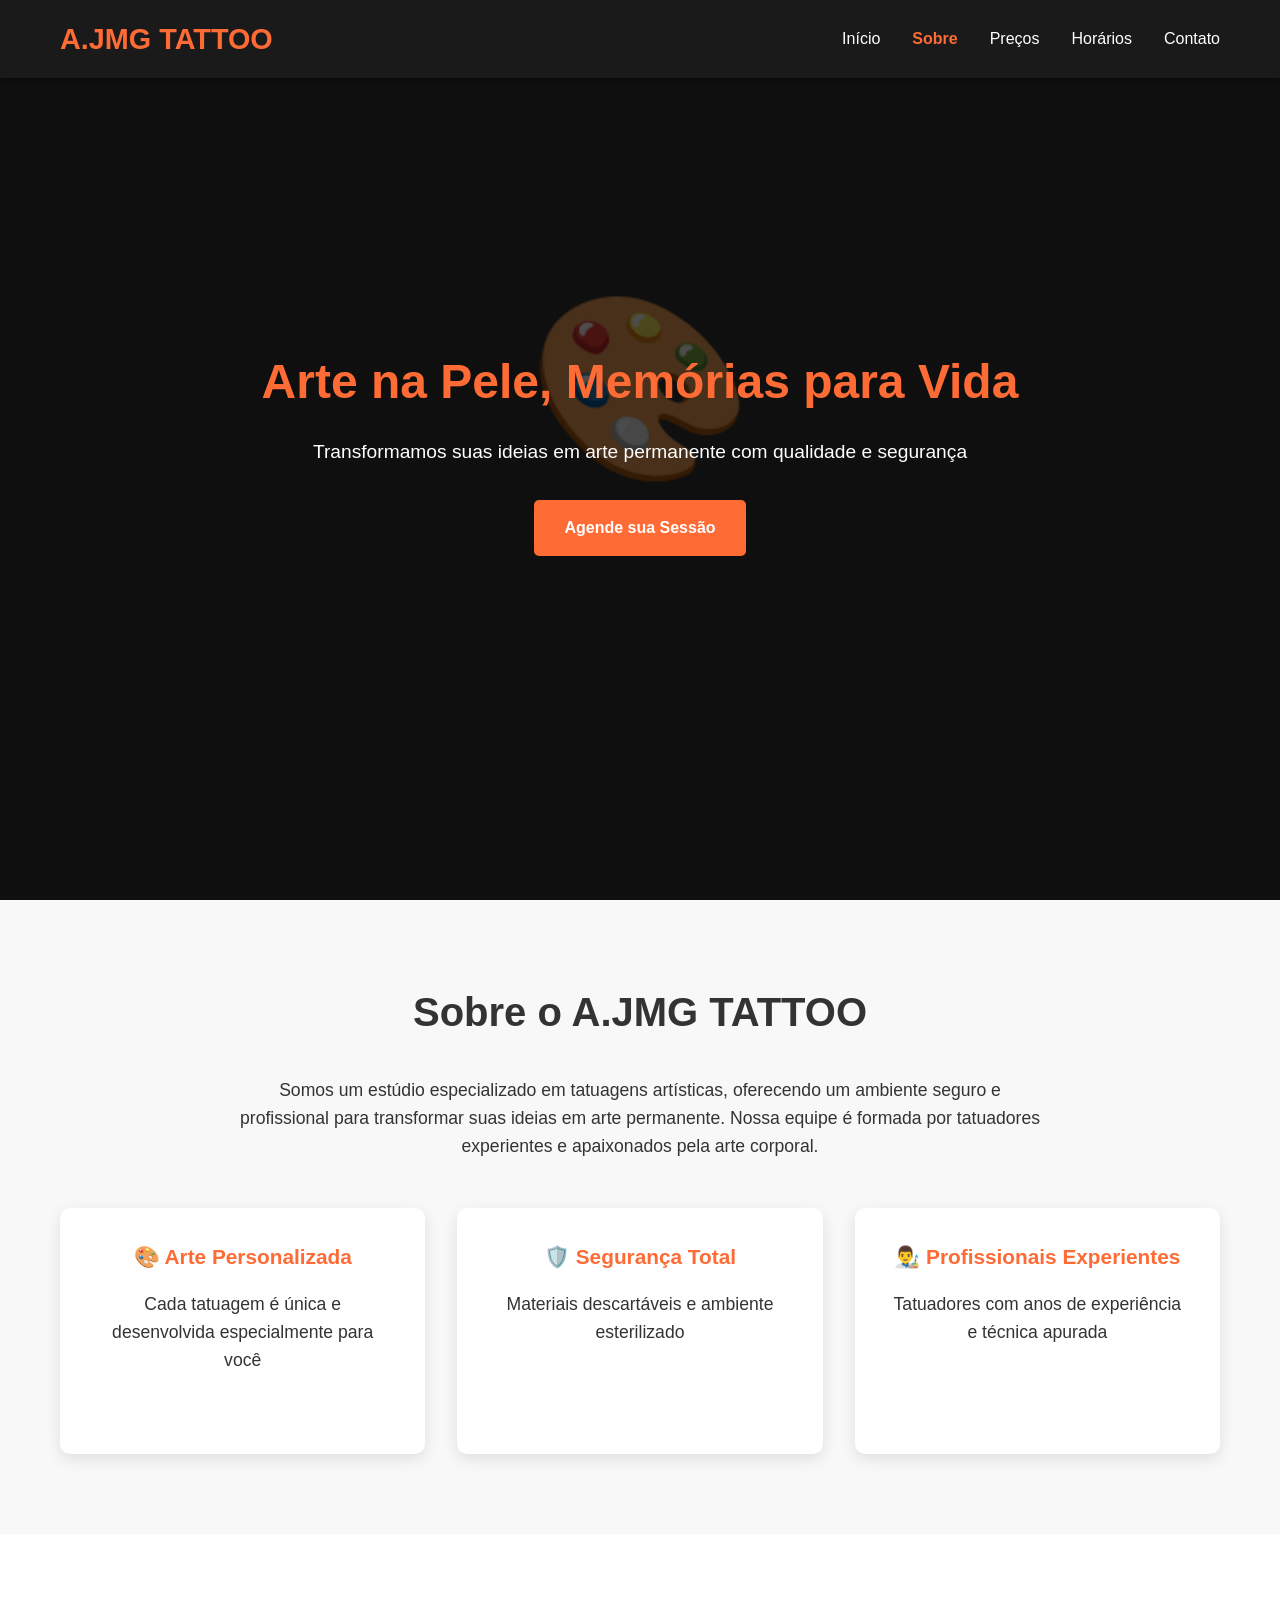
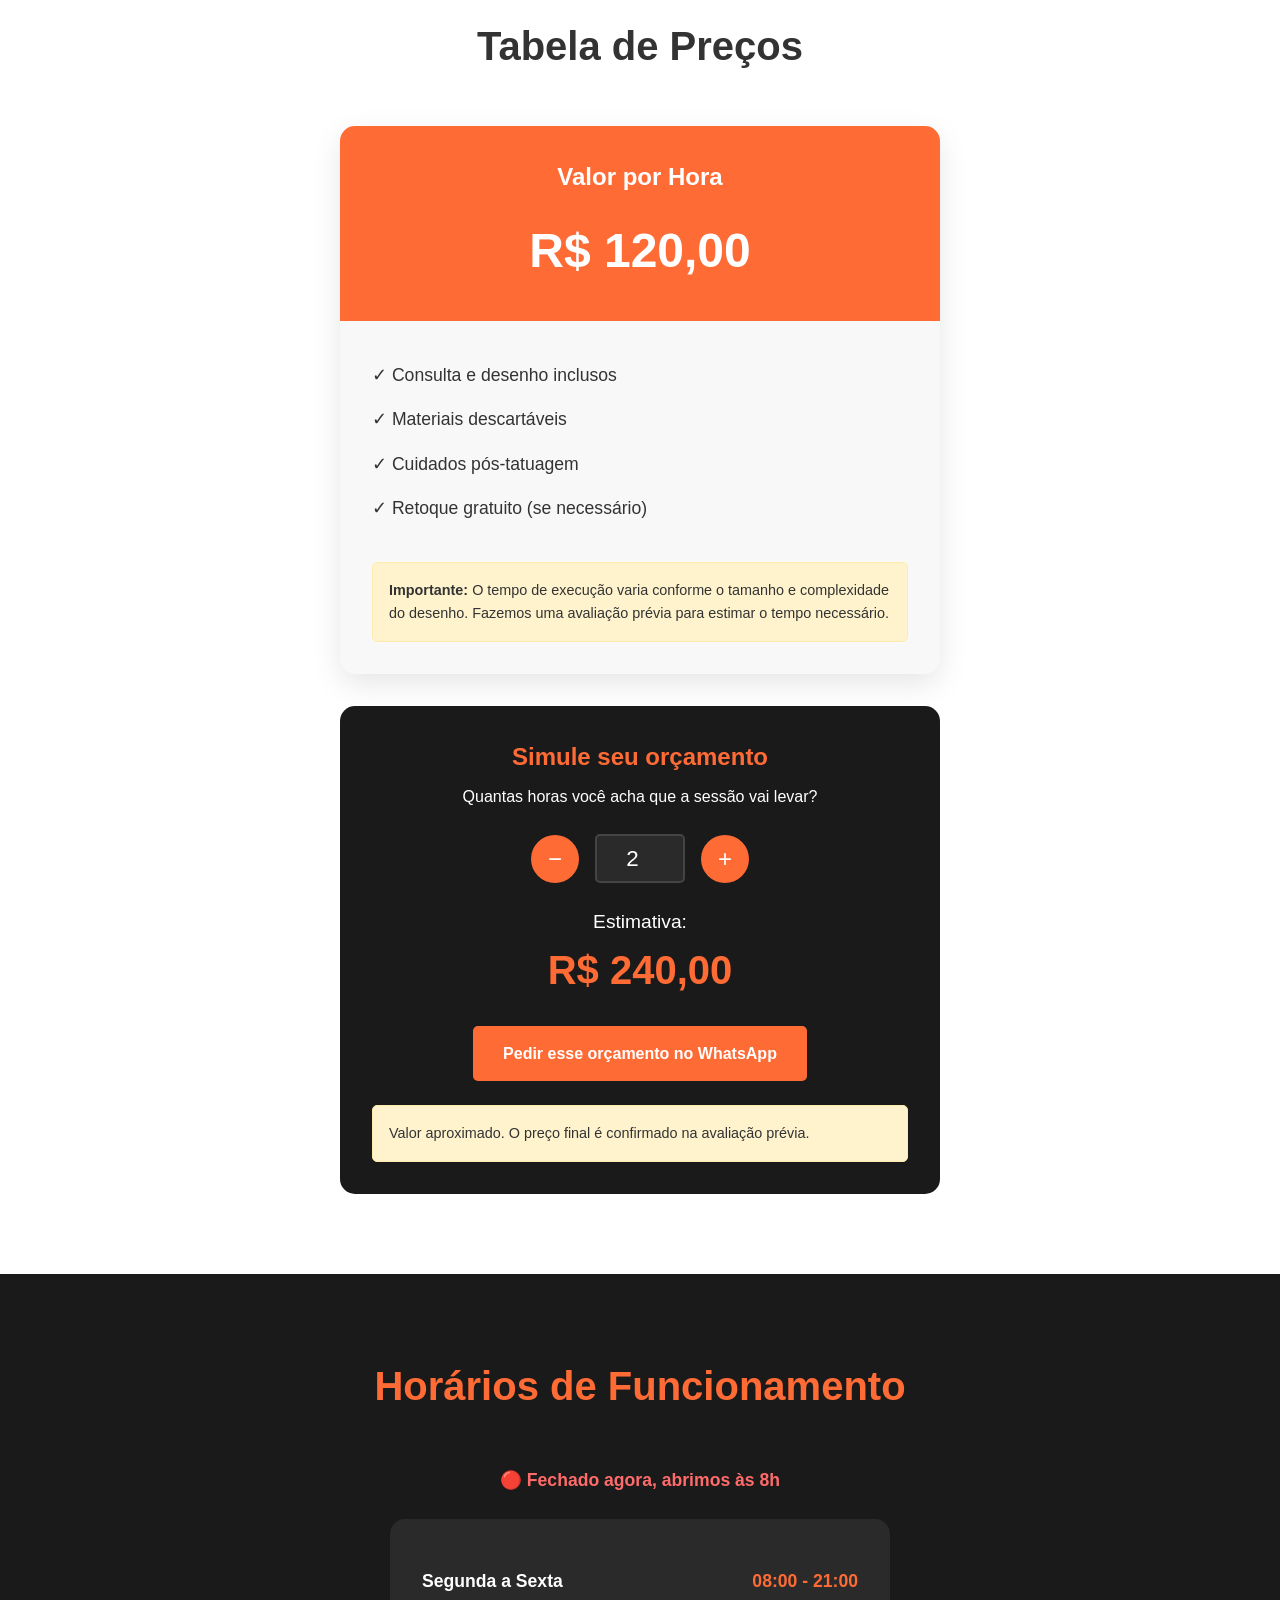
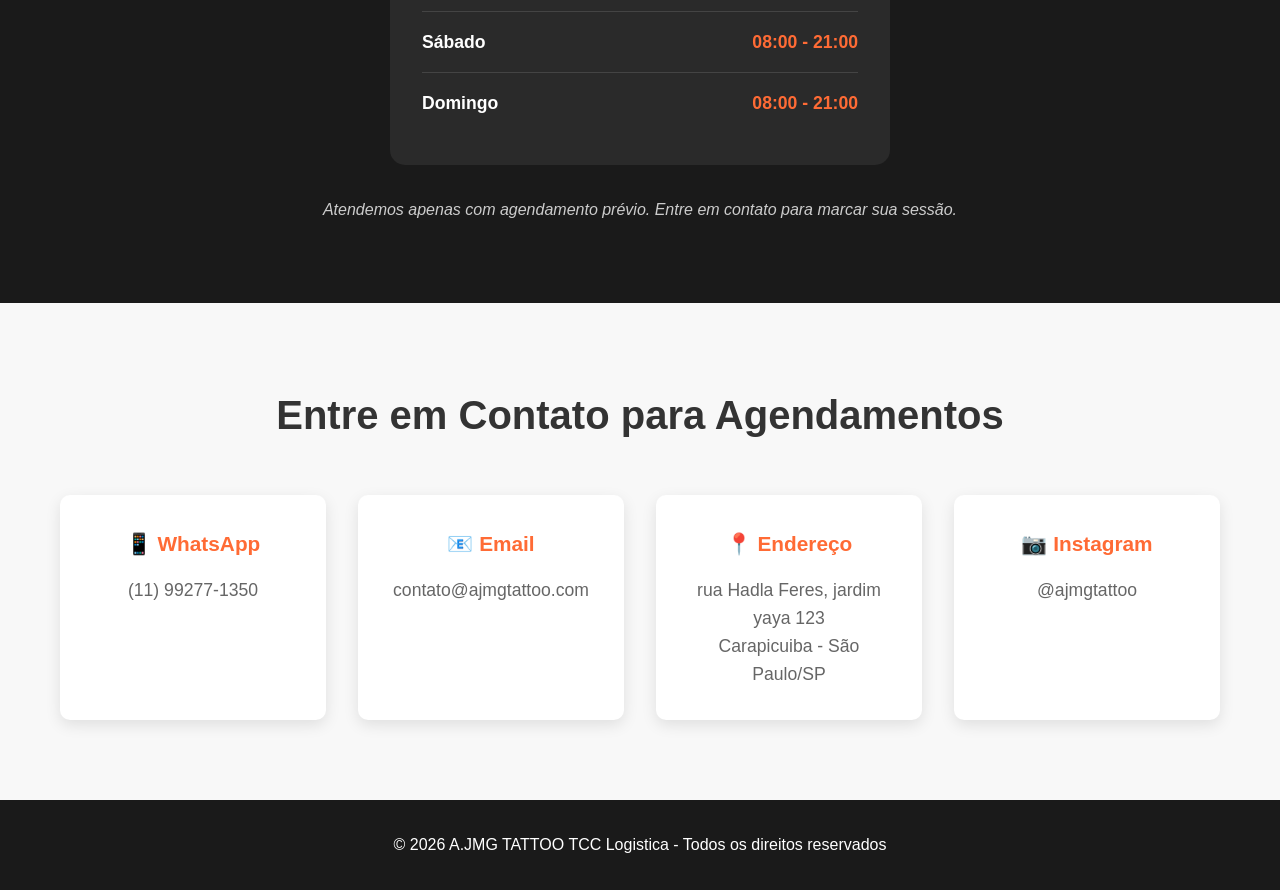
<file: index.html>
<!DOCTYPE html>
<html lang="pt-BR">
<head>
    <meta charset="UTF-8">
    <meta name="viewport" content="width=device-width, initial-scale=1.0">
    <title>A.JMG TATTOO - Estúdio de Tatuagem</title>
    <link rel="stylesheet" href="style-tattoo.css">
    <script src="script.js" defer></script>
</head>
<body>
    <header>
        <nav>
            <div class="logo">
                <h1>A.JMG TATTOO</h1>
            </div>
            <button class="menu-toggle" type="button" aria-label="Abrir menu" aria-expanded="false" aria-controls="menu">☰</button>
            <ul class="nav-menu" id="menu">
                <li><a href="#home">Início</a></li>
                <li><a href="#sobre">Sobre</a></li>
                <li><a href="#precos">Preços</a></li>
                <li><a href="#horarios">Horários</a></li>
                <li><a href="#contato">Contato</a></li>
            </ul>
        </nav>
    </header>

    <main>
        <section id="home" class="hero">
            <div class="hero-content">
                <h2>Arte na Pele, Memórias para Vida</h2>
                <p>Transformamos suas ideias em arte permanente com qualidade e segurança</p>
                <a href="#contato" class="cta-button">Agende sua Sessão</a>
            </div>
        </section>

        <section id="sobre" class="about">
            <div class="container">
                <h2>Sobre o A.JMG TATTOO</h2>
                <p>Somos um estúdio especializado em tatuagens artísticas, oferecendo um ambiente seguro e profissional para transformar suas ideias em arte permanente. Nossa equipe é formada por tatuadores experientes e apaixonados pela arte corporal.</p>
                
                <div class="features">
                    <div class="feature">
                        <h3>🎨 Arte Personalizada</h3>
                        <p>Cada tatuagem é única e desenvolvida especialmente para você</p>
                    </div>
                    <div class="feature">
                        <h3>🛡️ Segurança Total</h3>
                        <p>Materiais descartáveis e ambiente esterilizado</p>
                    </div>
                    <div class="feature">
                        <h3>👨‍🎨 Profissionais Experientes</h3>
                        <p>Tatuadores com anos de experiência e técnica apurada</p>
                    </div>
                </div>
            </div>
        </section>

        <section id="precos" class="pricing">
            <div class="container">
                <h2>Tabela de Preços</h2>
                <div class="price-card">
                    <div class="price-header">
                        <h3>Valor por Hora</h3>
                        <!-- data-valor: o JavaScript lê este número para calcular o orçamento -->
                        <div class="price" data-valor="120">R$ 120,00</div>
                    </div>
                    <div class="price-details">
                        <ul>
                            <li>✓ Consulta e desenho inclusos</li>
                            <li>✓ Materiais descartáveis</li>
                            <li>✓ Cuidados pós-tatuagem</li>
                            <li>✓ Retoque gratuito (se necessário)</li>
                        </ul>
                        <p class="price-note">
                            <strong>Importante:</strong> O tempo de execução varia conforme o tamanho e complexidade do desenho. 
                            Fazemos uma avaliação prévia para estimar o tempo necessário.
                        </p>
                    </div>
                </div>

                <div class="calculator">
                    <h3>Simule seu orçamento</h3>
                    <p>Quantas horas você acha que a sessão vai levar?</p>
                    <div class="calc-controls">
                        <button type="button" id="menos" aria-label="Diminuir meia hora">−</button>
                        <input type="number" id="horas" min="0.5" max="12" step="0.5" value="2" aria-label="Horas de sessão">
                        <button type="button" id="mais" aria-label="Aumentar meia hora">+</button>
                    </div>
                    <p class="calc-total">Estimativa: <strong id="total">R$ 240,00</strong></p>
                    <a id="calc-whatsapp" class="cta-button" href="#contato" target="_blank">Pedir esse orçamento no WhatsApp</a>
                    <p class="price-note">Valor aproximado. O preço final é confirmado na avaliação prévia.</p>
                </div>
            </div>
        </section>

        <section id="horarios" class="schedule">
            <div class="container">
                <h2>Horários de Funcionamento</h2>
                <p class="status" id="status"></p>
                <div class="schedule-card">
                    <div class="schedule-item">
                        <span class="day">Segunda a Sexta</span>
                        <span class="time">08:00 - 21:00</span>
                    </div>
                    <div class="schedule-item">
                        <span class="day">Sábado</span>
                        <span class="time">08:00 - 21:00</span>
                    </div>
                    <div class="schedule-item">
                        <span class="day">Domingo</span>
                        <span class="time">08:00 - 21:00</span>
                    </div>
                </div>
                <p class="schedule-note">
                    Atendemos apenas com agendamento prévio. Entre em contato para marcar sua sessão.
                </p>
            </div>
        </section>

        <section id="contato" class="contact">
            <div class="container">
                <h2>Entre em Contato para Agendamentos</h2>
                <div class="contact-info">
                    <div class="contact-item">
                        <h3>📱 WhatsApp</h3>
                        <p><a href="https://wa.me/5511992771350?text=Olá+gostaria+de+fazer+um+agendamento+de+uma+tattoo" target="_blank" >(11) 99277-1350</a></p>
                    </div>
                    <div class="contact-item">
                        <h3>📧 Email</h3>
                        <p>contato@ajmgtattoo.com</p>
                    </div>
                    <div class="contact-item">
                        <h3>📍 Endereço</h3>
                        <p>rua Hadla Feres, jardim yaya 123<br>Carapicuiba - São Paulo/SP</p>
                    </div>
                    <div class="contact-item">
                        <h3>📷 Instagram</h3>
                        <p><a href="https://www.instagram.com/ajmgtattoo/" target="_blank">@ajmgtattoo</a></p>
                    </div>
                </div>
            </div>
        </section>
    </main>

    <footer>
        <div class="container">
            <p>&copy; <span id="ano">2025</span> A.JMG TATTOO TCC Logistica - Todos os direitos reservados</p>
        </div>
    </footer>
</body>
</html>
</file>
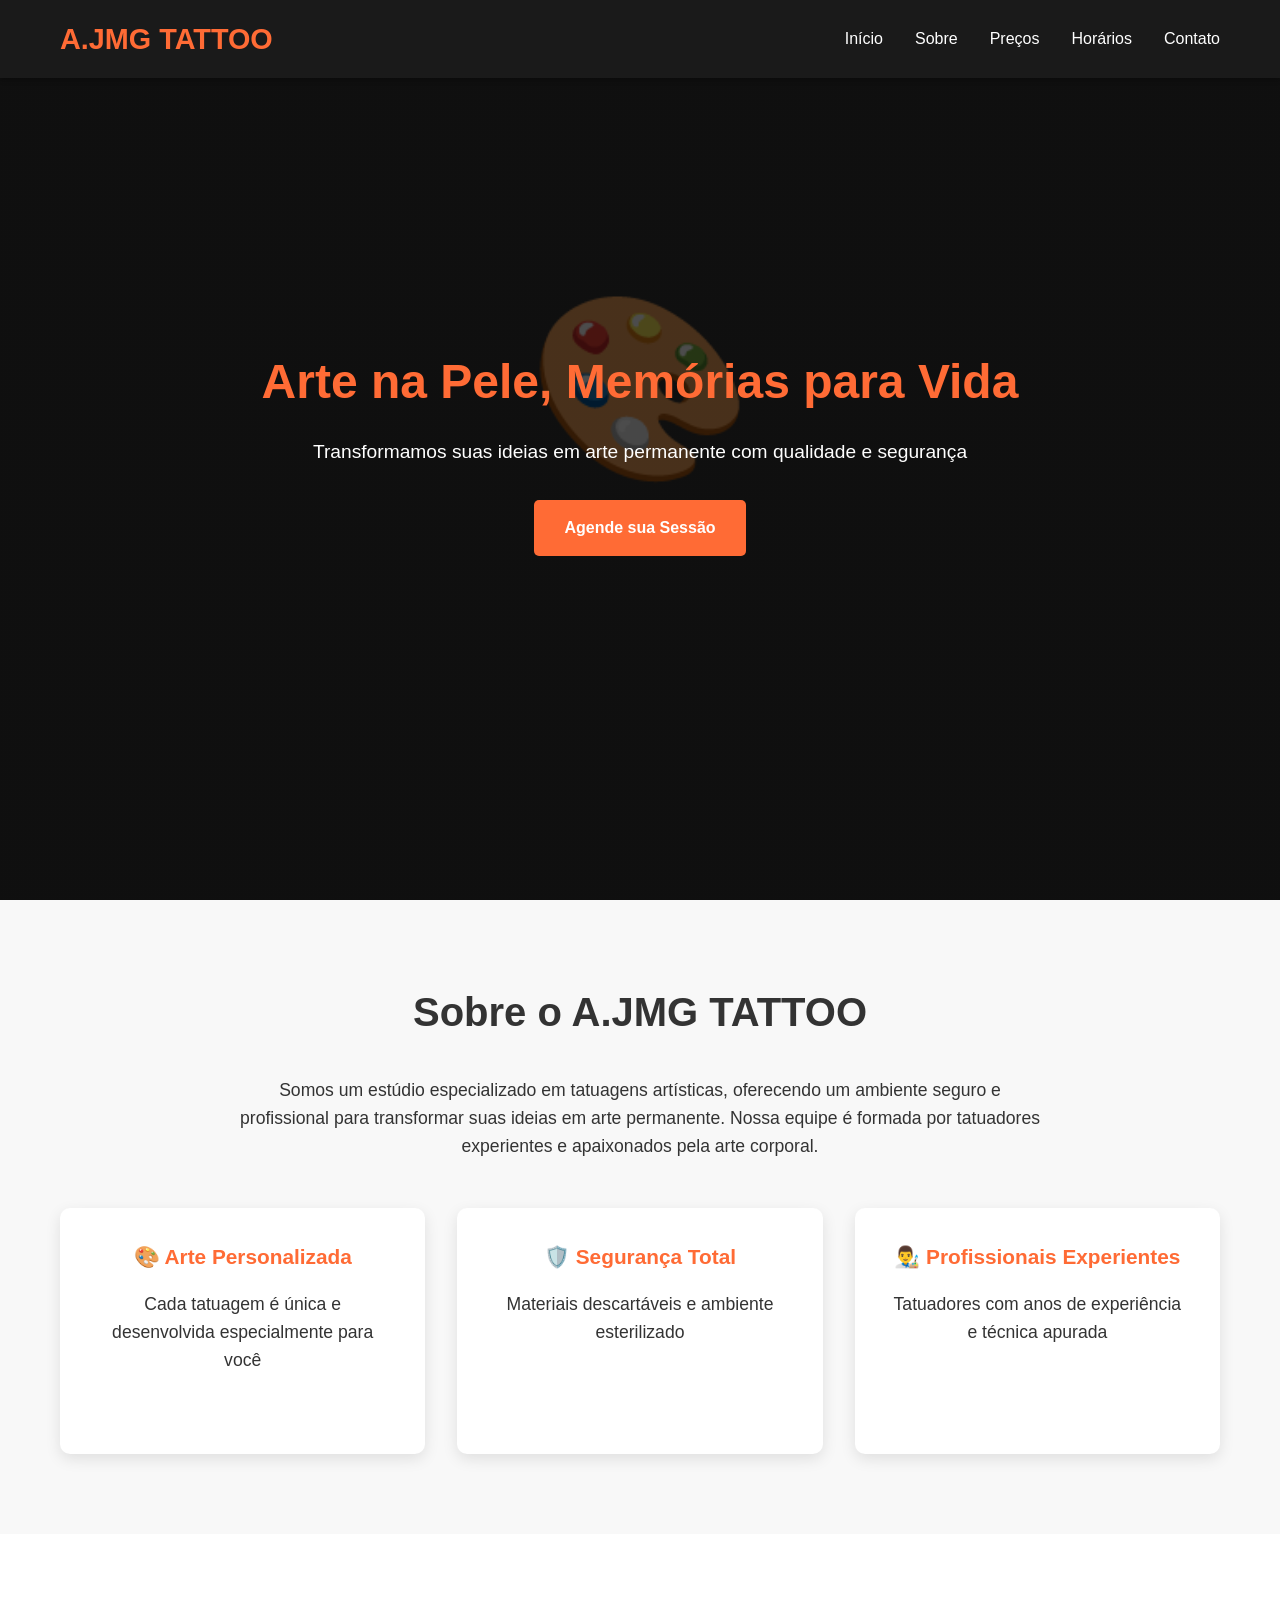
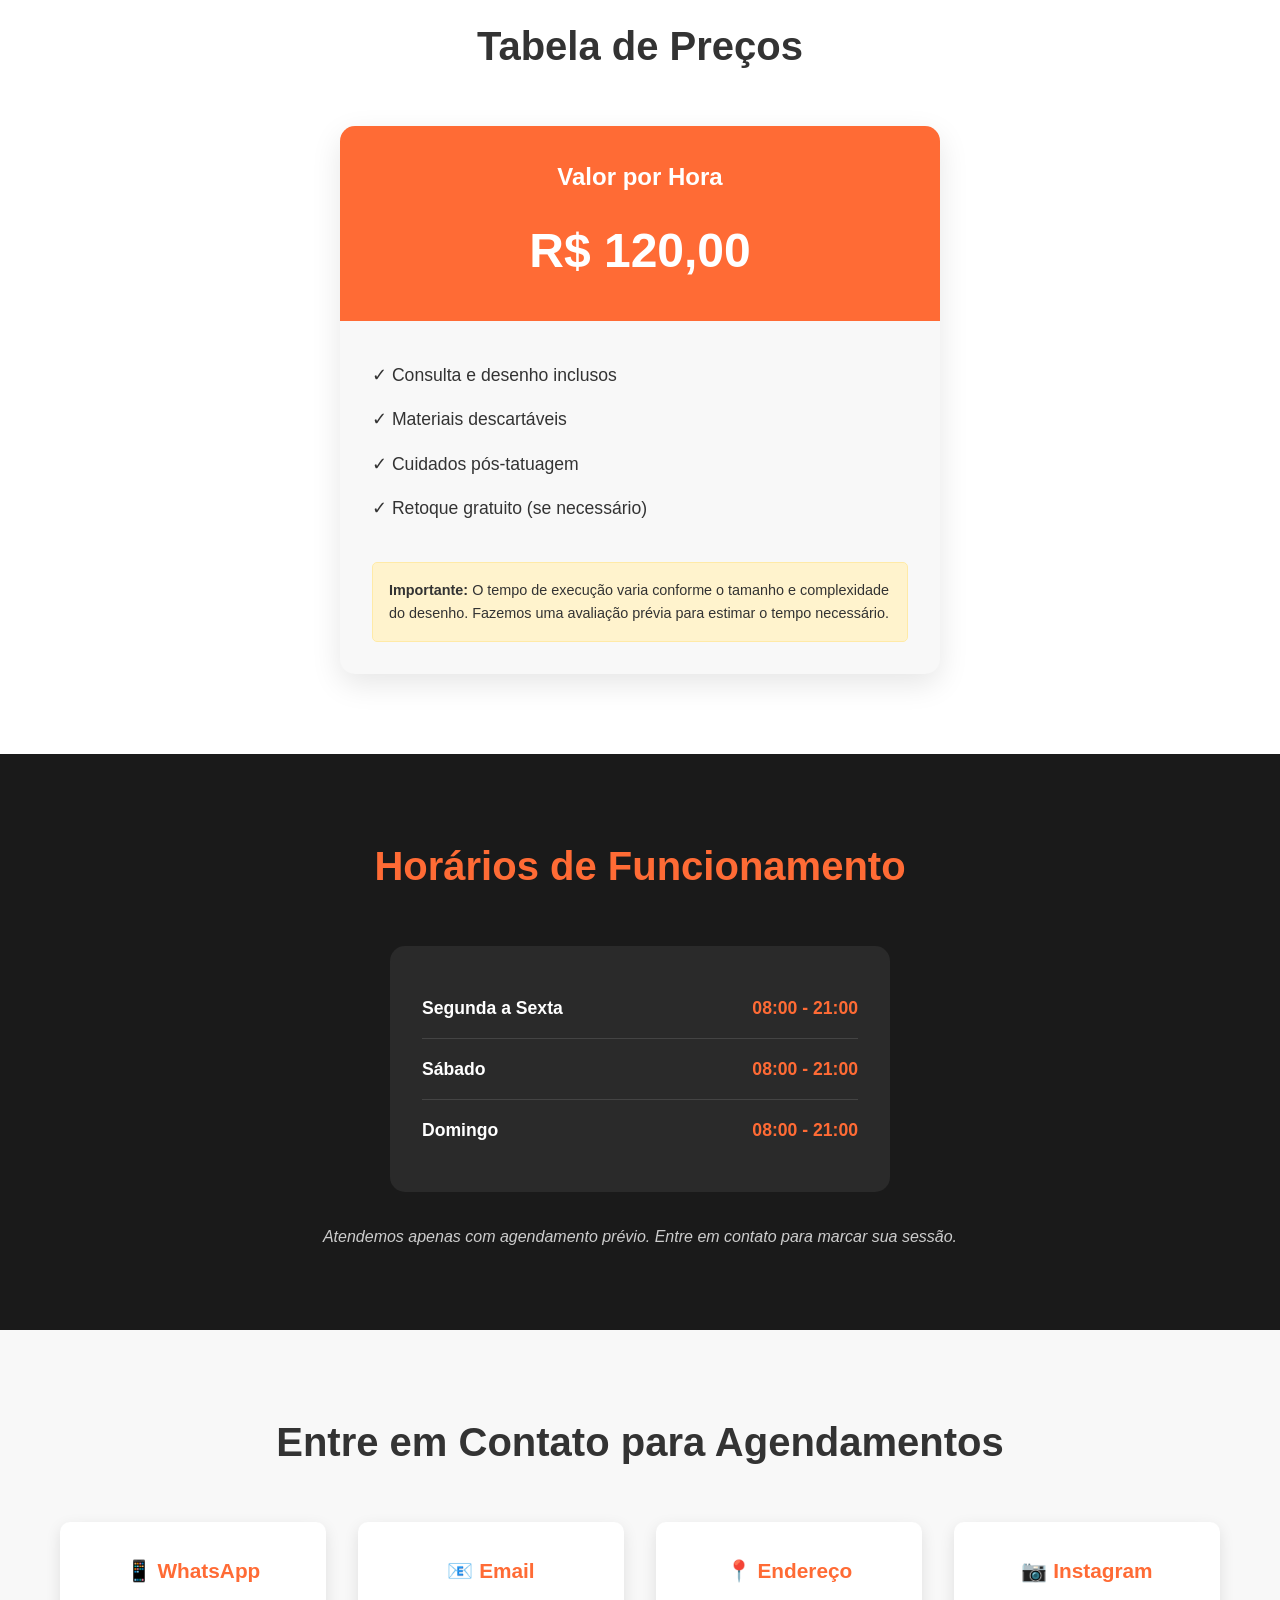
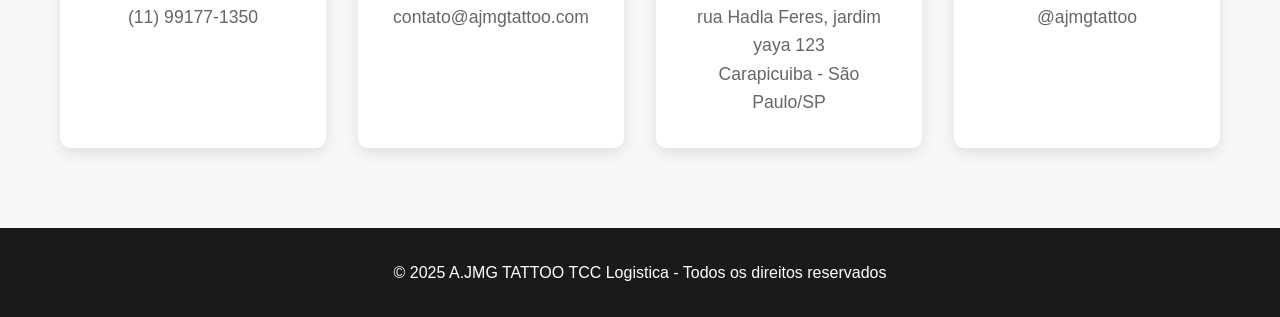
<file: index.html.html>
<!DOCTYPE html>
<html lang="pt-BR">
<head>
    <meta charset="UTF-8">
    <meta name="viewport" content="width=device-width, initial-scale=1.0">
    <title>A.JMG TATTOO - Estúdio de Tatuagem</title>
    <link rel="stylesheet" href="style-tattoo.css">
</head>
<body>
    <header>
        <nav>
            <div class="logo">
                <h1>A.JMG TATTOO</h1>
            </div>
            <ul class="nav-menu">
                <li><a href="#home">Início</a></li>
                <li><a href="#sobre">Sobre</a></li>
                <li><a href="#precos">Preços</a></li>
                <li><a href="#horarios">Horários</a></li>
                <li><a href="#contato">Contato</a></li>
            </ul>
        </nav>
    </header>

    <main>
        <section id="home" class="hero">
            <div class="hero-content">
                <h2>Arte na Pele, Memórias para Vida</h2>
                <p>Transformamos suas ideias em arte permanente com qualidade e segurança</p>
                <a href="#contato" class="cta-button">Agende sua Sessão</a>
            </div>
        </section>

        <section id="sobre" class="about">
            <div class="container">
                <h2>Sobre o A.JMG TATTOO</h2>
                <p>Somos um estúdio especializado em tatuagens artísticas, oferecendo um ambiente seguro e profissional para transformar suas ideias em arte permanente. Nossa equipe é formada por tatuadores experientes e apaixonados pela arte corporal.</p>
                
                <div class="features">
                    <div class="feature">
                        <h3>🎨 Arte Personalizada</h3>
                        <p>Cada tatuagem é única e desenvolvida especialmente para você</p>
                    </div>
                    <div class="feature">
                        <h3>🛡️ Segurança Total</h3>
                        <p>Materiais descartáveis e ambiente esterilizado</p>
                    </div>
                    <div class="feature">
                        <h3>👨‍🎨 Profissionais Experientes</h3>
                        <p>Tatuadores com anos de experiência e técnica apurada</p>
                    </div>
                </div>
            </div>
        </section>

        <section id="precos" class="pricing">
            <div class="container">
                <h2>Tabela de Preços</h2>
                <div class="price-card">
                    <div class="price-header">
                        <h3>Valor por Hora</h3>
                        <div class="price">R$ 120,00</div>
                    </div>
                    <div class="price-details">
                        <ul>
                            <li>✓ Consulta e desenho inclusos</li>
                            <li>✓ Materiais descartáveis</li>
                            <li>✓ Cuidados pós-tatuagem</li>
                            <li>✓ Retoque gratuito (se necessário)</li>
                        </ul>
                        <p class="price-note">
                            <strong>Importante:</strong> O tempo de execução varia conforme o tamanho e complexidade do desenho. 
                            Fazemos uma avaliação prévia para estimar o tempo necessário.
                        </p>
                    </div>
                </div>
            </div>
        </section>

        <section id="horarios" class="schedule">
            <div class="container">
                <h2>Horários de Funcionamento</h2>
                <div class="schedule-card">
                    <div class="schedule-item">
                        <span class="day">Segunda a Sexta</span>
                        <span class="time">08:00 - 21:00</span>
                    </div>
                    <div class="schedule-item">
                        <span class="day">Sábado</span>
                        <span class="time">08:00 - 21:00</span>
                    </div>
                    <div class="schedule-item">
                        <span class="day">Domingo</span>
                        <span class="time">08:00 - 21:00</span>
                    </div>
                </div>
                <p class="schedule-note">
                    Atendemos apenas com agendamento prévio. Entre em contato para marcar sua sessão.
                </p>
            </div>
        </section>

        <section id="contato" class="contact">
            <div class="container">
                <h2>Entre em Contato para Agendamentos</h2>
                <div class="contact-info">
                    <div class="contact-item">
                        <h3>📱 WhatsApp</h3>
                        <p><a href="https://wa.me/5511992771350?text=Olá+gostaria+de+fazer+um+agendamendo+de+uma+tatto" target="_blank" >(11) 99177-1350</a></p>
                    </div>
                    <div class="contact-item">
                        <h3>📧 Email</h3>
                        <p>contato@ajmgtattoo.com</p>
                    </div>
                    <div class="contact-item">
                        <h3>📍 Endereço</h3>
                        <p>rua Hadla Feres, jardim yaya 123<br>Carapicuiba - São Paulo/SP</p>
                    </div>
                    <div class="contact-item">
                        <h3>📷 Instagram</h3>
                        <p><a href="https://www.instagram.com/ajmgtattoo/" target="_blank">@ajmgtattoo</a></p>
                    </div>
                </div>
            </div>
        </section>
    </main>

    <footer>
        <div class="container">
            <p>&copy; 2025 A.JMG TATTOO TCC Logistica - Todos os direitos reservados</p>
        </div>
    </footer>
</body>
</html>
</file>
<file: style-tattoo.css>
* {
    margin: 0;
    padding: 0;
    box-sizing: border-box;
}

body {
    font-family: 'Arial', sans-serif;
    line-height: 1.6;
    color: #333;
}

.container {
    max-width: 1200px;
    margin: 0 auto;
    padding: 0 20px;
}


header {
    background: #1a1a1a;
    color: white;
    padding: 1rem 0;
    position: fixed;
    width: 100%;
    top: 0;
    z-index: 1000;
    box-shadow: 0 2px 5px rgba(0,0,0,0.3);
}

nav {
    display: flex;
    justify-content: space-between;
    align-items: center;
    max-width: 1200px;
    margin: 0 auto;
    padding: 0 20px;
}

.logo h1 {
    color: #ff6b35;
    font-size: 1.8rem;
    font-weight: bold;
}

.nav-menu {
    display: flex;
    list-style: none;
    gap: 2rem;
}

.nav-menu a {
    color: white;
    text-decoration: none;
    transition: color 0.3s;
}

.nav-menu a:hover {
    color: #ff6b35;
}

.hero {
    background: linear-gradient(rgba(0,0,0,0.7), rgba(0,0,0,0.7)), url('data:image/svg+xml,<svg xmlns="http://www.w3.org/2000/svg" viewBox="0 0 1200 600"><rect fill="%23333" width="1200" height="600"/><text x="600" y="300" text-anchor="middle" fill="%23666" font-size="120" font-family="Arial">🎨</text></svg>');
    background-size: cover;
    background-position: center;
    height: 100vh;
    display: flex;
    align-items: center;
    justify-content: center;
    text-align: center;
    color: white;
}

.hero-content h2 {
    font-size: 3rem;
    margin-bottom: 1rem;
    color: #ff6b35;
}

.hero-content p {
    font-size: 1.2rem;
    margin-bottom: 2rem;
}

.cta-button {
    display: inline-block;
    background: #ff6b35;
    color: white;
    padding: 15px 30px;
    text-decoration: none;
    border-radius: 5px;
    font-weight: bold;
    transition: background 0.3s;
}

.cta-button:hover {
    background: #e55a2b;
}


.about {
    padding: 80px 0;
    background: #f8f8f8;
}

.about h2 {
    text-align: center;
    font-size: 2.5rem;
    margin-bottom: 2rem;
    color: #333;
}

.about p {
    text-align: center;
    font-size: 1.1rem;
    margin-bottom: 3rem;
    max-width: 800px;
    margin-left: auto;
    margin-right: auto;
}

.features {
    display: grid;
    grid-template-columns: repeat(auto-fit, minmax(300px, 1fr));
    gap: 2rem;
    margin-top: 3rem;
}

.feature {
    background: white;
    padding: 2rem;
    border-radius: 10px;
    text-align: center;
    box-shadow: 0 5px 15px rgba(0,0,0,0.1);
}

.feature h3 {
    color: #ff6b35;
    margin-bottom: 1rem;
    font-size: 1.3rem;
}


.pricing {
    padding: 80px 0;
    background: white;
}

.pricing h2 {
    text-align: center;
    font-size: 2.5rem;
    margin-bottom: 3rem;
    color: #333;
}

.price-card {
    max-width: 600px;
    margin: 0 auto;
    background: #f8f8f8;
    border-radius: 15px;
    overflow: hidden;
    box-shadow: 0 10px 30px rgba(0,0,0,0.1);
}

.price-header {
    background: #ff6b35;
    color: white;
    padding: 2rem;
    text-align: center;
}

.price-header h3 {
    font-size: 1.5rem;
    margin-bottom: 1rem;
}

.price {
    font-size: 3rem;
    font-weight: bold;
}

.price-details {
    padding: 2rem;
}

.price-details ul {
    list-style: none;
    margin-bottom: 2rem;
}

.price-details li {
    padding: 0.5rem 0;
    font-size: 1.1rem;
}

.price-note {
    background: #fff3cd;
    border: 1px solid #ffeaa7;
    padding: 1rem;
    border-radius: 5px;
    font-size: 0.9rem;
}


.schedule {
    padding: 80px 0;
    background: #1a1a1a;
    color: white;
}

.schedule h2 {
    text-align: center;
    font-size: 2.5rem;
    margin-bottom: 3rem;
    color: #ff6b35;
}

.schedule-card {
    max-width: 500px;
    margin: 0 auto;
    background: #2a2a2a;
    border-radius: 15px;
    padding: 2rem;
}

.schedule-item {
    display: flex;
    justify-content: space-between;
    align-items: center;
    padding: 1rem 0;
    border-bottom: 1px solid #444;
}

.schedule-item:last-child {
    border-bottom: none;
}

.day {
    font-weight: bold;
    font-size: 1.1rem;
}

.time {
    color: #ff6b35;
    font-weight: bold;
    font-size: 1.1rem;
}

.schedule-note {
    text-align: center;
    margin-top: 2rem;
    font-style: italic;
    color: #ccc;
}

.contact {
    padding: 80px 0;
    background: #f8f8f8;
}

.contact h2 {
    text-align: center;
    font-size: 2.5rem;
    margin-bottom: 3rem;
    color: #333;
}

.contact-info {
    display: grid;
    grid-template-columns: repeat(auto-fit, minmax(250px, 1fr));
    gap: 2rem;
}

.contact-item {
    background: white;
    padding: 2rem;
    border-radius: 10px;
    text-align: center;
    box-shadow: 0 5px 15px rgba(0,0,0,0.1);
}

.contact-item h3 {
    color: #ff6b35;
    margin-bottom: 1rem;
    font-size: 1.3rem;
}

.contact-item p {
    font-size: 1.1rem;
    color: #666;
}


footer {
    background: #1a1a1a;
    color: white;
    text-align: center;
    padding: 2rem 0;
}

@media (max-width: 768px) {
    .nav-menu {
        flex-direction: column;
        gap: 1rem;
    }
    
    .hero-content h2 {
        font-size: 2rem;
    }
    
    .hero-content p {
        font-size: 1rem;
    }
    
    .features {
        grid-template-columns: 1fr;
    }
    
    .contact-info {
        grid-template-columns: 1fr;
    }
}


html {
    scroll-behavior: smooth;
}


section {
    scroll-margin-top: 80px;
}

a {
    text-decoration: none;
    color: inherit;
}


a:focus-visible,
button:focus-visible,
input:focus-visible {
    outline: 3px solid #ff6b35;
    outline-offset: 3px;
}

.menu-toggle {
    display: none;
    background: none;
    border: 2px solid #ff6b35;
    color: #ff6b35;
    font-size: 1.5rem;
    line-height: 1;
    padding: 0.2rem 0.7rem;
    border-radius: 5px;
    cursor: pointer;
}

.nav-menu a.active {
    color: #ff6b35;
    font-weight: bold;
}

.status {
    text-align: center;
    font-weight: bold;
    margin-bottom: 1.5rem;
    font-size: 1.1rem;
}

.status.aberto { color: #4cd964; }
.status.fechado { color: #ff6b6b; }


.calculator {
    max-width: 600px;
    margin: 2rem auto 0;
    background: #1a1a1a;
    color: white;
    border-radius: 15px;
    padding: 2rem;
    text-align: center;
}

.calculator h3 {
    color: #ff6b35;
    font-size: 1.5rem;
    margin-bottom: 0.5rem;
}

.calc-controls {
    display: flex;
    justify-content: center;
    align-items: center;
    gap: 1rem;
    margin: 1.5rem 0;
}

.calc-controls button {
    width: 48px;
    height: 48px;
    font-size: 1.5rem;
    background: #ff6b35;
    color: white;
    border: none;
    border-radius: 50%;
    cursor: pointer;
    transition: background 0.3s;
}

.calc-controls button:hover {
    background: #e55a2b;
}

.calc-controls input {
    width: 90px;
    padding: 0.6rem;
    font-size: 1.4rem;
    text-align: center;
    border-radius: 5px;
    border: 2px solid #444;
    background: #2a2a2a;
    color: white;
}

.calc-total {
    font-size: 1.2rem;
    margin-bottom: 1.5rem;
}

.calc-total strong {
    display: block;
    font-size: 2.5rem;
    color: #ff6b35;
}

.calculator .price-note {
    margin-top: 1.5rem;
    color: #333;
    text-align: left;
}


@media (max-width: 768px) {
    .menu-toggle {
        display: block;
    }

    .nav-menu {
        display: none;
        position: absolute;
        top: 100%;
        left: 0;
        right: 0;
        background: #1a1a1a;
        padding: 1rem 20px 1.5rem;
        box-shadow: 0 5px 10px rgba(0,0,0,0.3);
    }

    .nav-menu.open {
        display: flex;
    }
}

@media (prefers-reduced-motion: reduce) {
    html { scroll-behavior: auto; }
    * { transition: none !important; }
}
</file>
